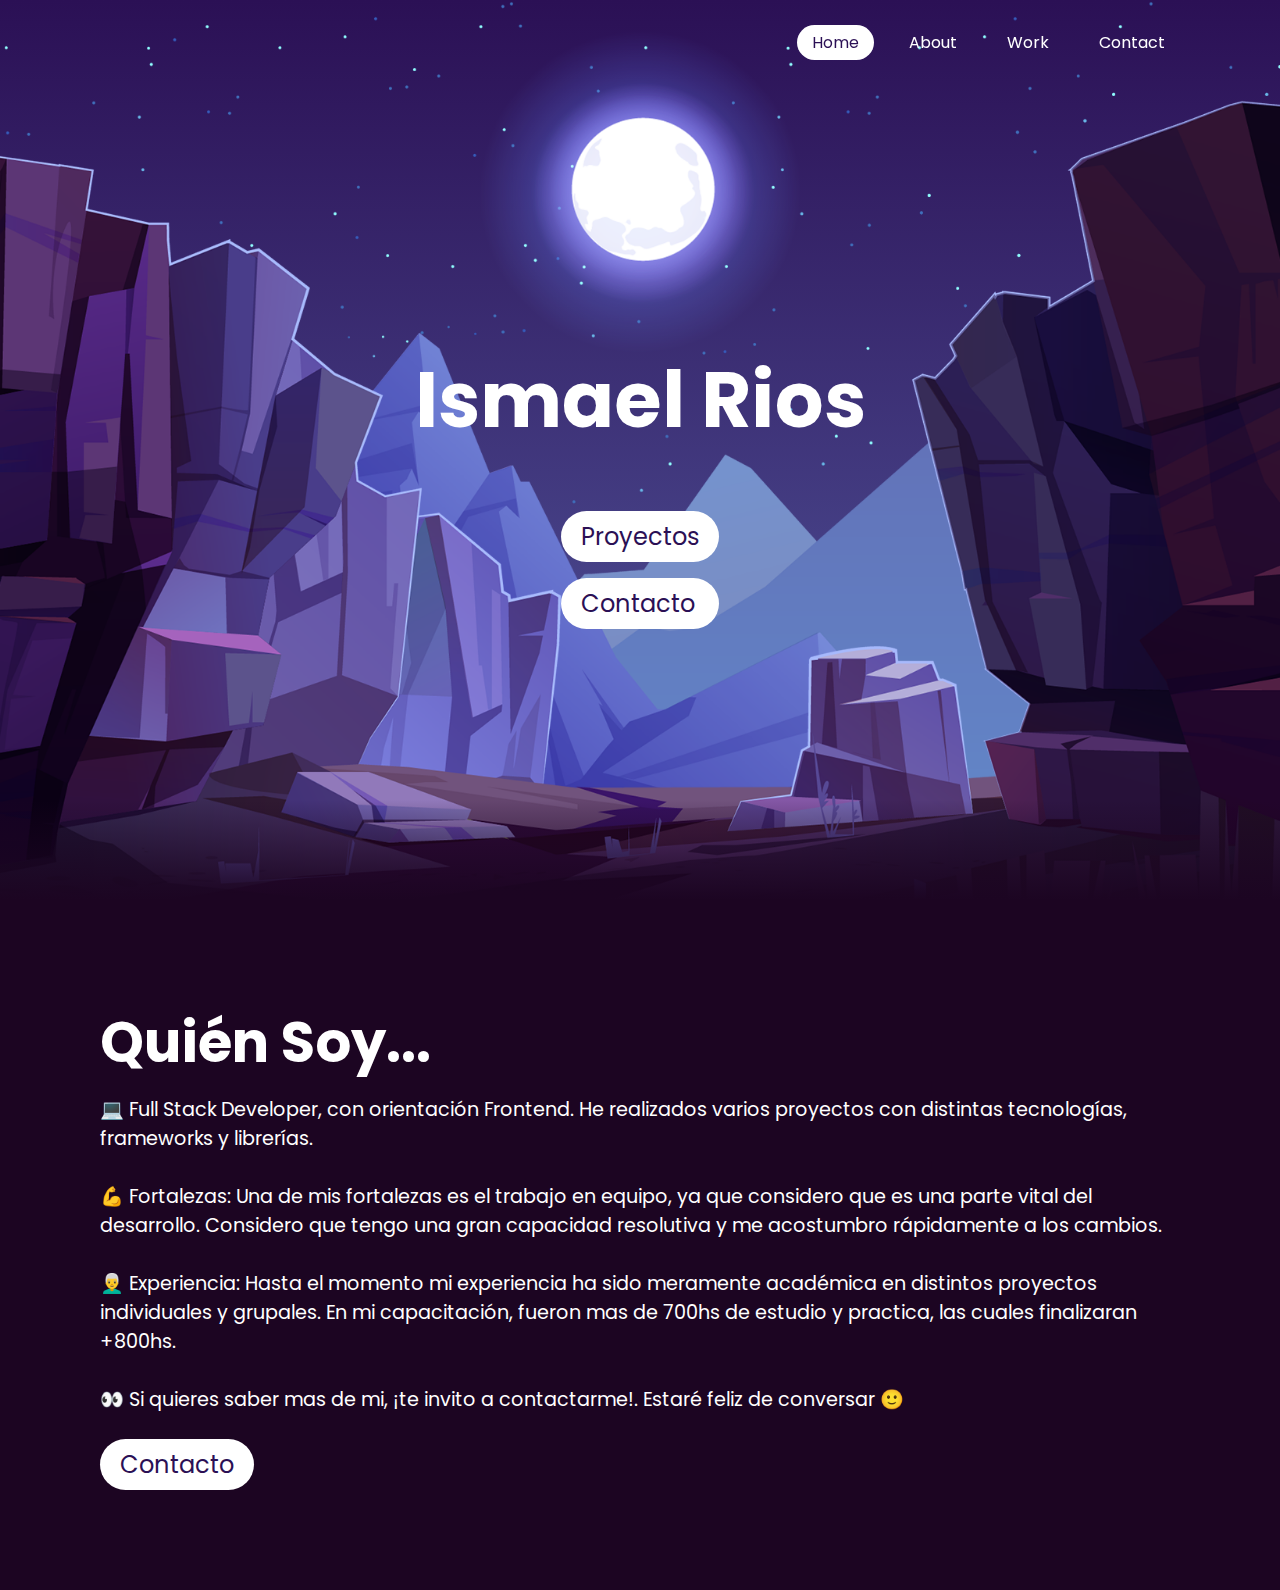
<file: index.html>
<!DOCTYPE html>
<html lang="en">
<head>
    <meta charset="UTF-8">
    <meta http-equiv="X-UA-Compatible" content="IE=edge">
    <meta name="viewport" content="width=device-width, initial-scale=1.0">
    <title>Ismael Rios</title>
    <link rel="stylesheet" href="style.css">
</head>
<body>
    <header>
        <a href="#" class="logo"></a>
        <ul>
            <li><a href="#" class="active">Home</a></li>
            <li><a href="#">About</a></li>
            <li><a href="#">Work</a></li>
            <li><a href="#">Contact</a></li>
        </ul>
    </header>
    <section>
        <img src="/images/stars.png" alt="img" id="stars">
        <img src="/images/moon.png" alt="img" id="moon">
        <img src="/images/mountains_behind.png" alt="img" id="mountains_behind">
        <h2 id="text">Ismael Rios</h2>
        <div class="divBtns" id="divBtns">
            <a href="#sec" id="btn">Proyectos</a>
            <a href="#sec" id="btn2">Contacto</a>
        </div>
        <img src="/images/mountains_front.png" alt="img" id="mountains_front">
    </section>
    <div class="sec" id="sec">
        <h2>Quién Soy...</h2>
        <p> 💻 Full Stack Developer, con orientación Frontend. He realizados varios proyectos con distintas tecnologías, frameworks y librerías.
            <br><br>
        💪 Fortalezas:
        Una de mis fortalezas es el trabajo en equipo, ya que considero que es una parte vital del desarrollo. Considero que tengo una gran capacidad resolutiva y me acostumbro rápidamente a los cambios.
        <br><br>
        👨‍🦳 Experiencia:
        Hasta el momento mi experiencia ha sido meramente académica en distintos proyectos individuales y grupales. En mi capacitación, fueron mas de 700hs de estudio y practica, las cuales finalizaran +800hs.
        <br><br>
        👀 Si quieres saber mas de mi, ¡te invito a contactarme!. Estaré feliz de conversar 🙂</p>
        <br>
        <a href="#sec" id="btn3">Contacto</a>
    </div>
    <!-- <div class="sec2" id="sec2">
        <h2 class="tituloProy">Mis Proyectos:</h2>
        <div class="loader">
            <span style="--i:10"></span>
            <span style="--i:9"></span>
            <span style="--i:8"></span>
            <span style="--i:7"></span>
            <span style="--i:6"></span>
            <span style="--i:5"></span>
            <span style="--i:4"></span>
            <span style="--i:3"></span>
            <span style="--i:2"></span>
            <span style="--i:1"></span>
        </div>
        <div>
            <div>
                <img src="" alt="">
            </div>
            <div>
                <img src="" alt="">
            </div>
            <div>
                <img src="" alt="">
            </div>
        </div>
    </div> -->
    <script src="cod.js"></script>
</body>
</html>
</file>
<file: style.css>
@import url('https://fonts.googleapis.com/css2?family=Poppins&display=swap');

* {
    margin: 0;
    padding: 0;
    box-sizing: border-box;
    font-family: 'Poppins', sans-serif;
    scroll-behavior: smooth;
}

body {
    min-height: 100vh;
    background: linear-gradient(#2b1055, #7597de);
}

header{
    position: absolute;
    top: 0;
    left: 0;
    width: 100%;
    padding: 30px 100px;
    display: flex;
    justify-content: space-between;
    align-items: center;
    z-index: 10000;
}

header .logo {
    color: #fff;
    font-weight: 700;
    text-decoration: none;
    font-size: 2em;
    text-transform: uppercase;
}

header ul {
    display: flex;
    justify-content: center;
    align-items: center;
}

header ul li {
    list-style: none;
    margin-left: 20px;
}

header ul li a {
    text-decoration: none;
    padding: 6px 15px;
    color: #fff;
    border-radius: 20px;
}

header ul li a:hover,
header ul li a.active{
    background: #fff;
    color: #2b1055;
}

section {
    position: relative;
    width: 100%;
    height: 100vh;
    padding: 100px;
    display: flex;
    justify-content: center;
    align-items: center;
    overflow: hidden;
}

section::before{
    content: '';
    position: absolute;
    bottom: 0;
    width: 100%;
    height: 100px;
    background: linear-gradient(to top, #1c0522, transparent);
    z-index: 1000;
}

section img{
    position: absolute;
    top: 0;
    left: 0;
    width: 100%;
    height: 100%;
    object-fit: cover;
    pointer-events: none;
}

section img#moon {
    mix-blend-mode: screen;
}

section img#mountains_front {
    z-index: 10;
}

#text {
    position: absolute;
    /* right: -350px; */
    color: #fff;
    white-space: nowrap;
    font-size: 6vw;
    transform: translateY(-50px);
    z-index: 9;
}

.divBtns{
    display: flex;
    flex-direction: column;
    gap: 1rem;
}

#btn {
    display: inline-block;
    text-decoration: none;
    padding: 8px 20px;
    border-radius: 40px;
    background: #fff;
    color: #2b1055;
    font-size: 1.5em;
    z-index: 9;
    transform: translateY(120px);
}

#btn2 {
    display: inline-block;
    text-decoration: none;
    padding: 8px 20px;
    border-radius: 40px;
    background: #fff;
    color: #2b1055;
    font-size: 1.5em;
    z-index: 9;
    transform: translateY(120px);
}

#btn3 {
    display: inline-block;
    text-decoration: none;
    padding: 8px 20px;
    border-radius: 40px;
    background: #fff;
    color: #2b1055;
    font-size: 1.5em;
    z-index: 9;
}

.sec {
    position: relative;
    padding: 100px;
    background: #1c0522;
}

.sec h2 {
    font-size: 3.5em;
    margin-bottom: 10px;
    color: #fff;
}

.sec p {
    font-size: 1.2em;
    color: #fff;
}

.sec2 {
    position: relative;
    padding-left: 100px;
    background: #1c0522e1;
    height: 100vh;
}

.sec2 h2 {
    font-size: 3.5em;
    margin-bottom: 10px;
    color: #fff;
    transform: translateY(40px);
}

/* ///////////////////////////////// */

.loader {
    position: relative;
    margin-left: 150px;
    margin-top: 0px;
    transform: skewY(-15deg) translateY(50px);
    animation: animateColor 2.5s linear infinite;
}

@keyframes animateColor {

    0%{
        filter: hue-rotate(0deg);
    }
    100% {
        filter: hue-rotate(360deg);
    }
}

.loader::before{
    content: '';
    position: absolute;
    top: 300px;
    width: 300px;
    height: 200px;
    background: rgba(0,0,0,0.25);
    transform-origin: bottom;
    transform: skewX(45deg);
    filter: blur(20px);
}

.loader span {
    position: relative;
    width: 200px;
    height: 40px;
    display: block;
    background: #3e3f46;
    transition: 0.5s;
    z-index: var(--i);
    animation: animate 5s ease-in-out infinite;
    animation-delay: calc(-1s * var(--i));
}

@keyframes animate {
    0%, 100% {
        transform: translateX(-70px);
    }
    50% {
        transform: translateX(70px);
    }
}

.loader span:hover{
    background: #33a3ee;
    transition: 0s;
}

.loader span::before {
    content: '';
    position: absolute;
    top: 0;
    left: -150px;
    height: 100%;
    width: 150px;
    background: #2e3133;
    transform-origin: right;
    transform: skewY(45deg);
    transition: .5s;
}

.loader span:hover::before {
    background: #1f5378;
    transition: 0s;
}

.loader span::after{
    content: '';
    position: absolute;
    top: -150px;
    left: 0;
    width: 100%;
    height: 150px;
    background: red;
    transform-origin: bottom;
    transform: skewX(45deg);
    background: #35383e;
    transition: .5s;
}

.loader span:hover::after{
    background: #2982b9;
    transition: 0s;

}
</file>
<file: client/style.css>
@import url('https://fonts.googleapis.com/css2?family=Poppins&display=swap');

* {
    margin: 0;
    padding: 0;
    box-sizing: border-box;
    font-family: 'Poppins', sans-serif;
    scroll-behavior: smooth;
}

body {
    min-height: 100vh;
    background: linear-gradient(#2b1055, #7597de);
}

header{
    position: absolute;
    top: 0;
    left: 0;
    width: 100%;
    padding: 30px 100px;
    display: flex;
    justify-content: space-between;
    align-items: center;
    z-index: 10000;
}

header .logo {
    color: #fff;
    font-weight: 700;
    text-decoration: none;
    font-size: 2em;
    text-transform: uppercase;
}

header ul {
    display: flex;
    justify-content: center;
    align-items: center;
}

header ul li {
    list-style: none;
    margin-left: 20px;
}

header ul li a {
    text-decoration: none;
    padding: 6px 15px;
    color: #fff;
    border-radius: 20px;
}

header ul li a:hover,
header ul li a.active{
    background: #fff;
    color: #2b1055;
}

section {
    position: relative;
    width: 100%;
    height: 100vh;
    padding: 100px;
    display: flex;
    justify-content: center;
    align-items: center;
    overflow: hidden;
}

section::before{
    content: '';
    position: absolute;
    bottom: 0;
    width: 100%;
    height: 100px;
    background: linear-gradient(to top, #1c0522, transparent);
    z-index: 1000;
}

section img{
    position: absolute;
    top: 0;
    left: 0;
    width: 100%;
    height: 100%;
    object-fit: cover;
    pointer-events: none;
}

section img#moon {
    mix-blend-mode: screen;
}

section img#mountains_front {
    z-index: 10;
}

#text {
    position: absolute;
    /* right: -350px; */
    color: #fff;
    white-space: nowrap;
    font-size: 6vw;
    transform: translateY(-50px);
    z-index: 9;
}

.divBtns{
    display: flex;
    flex-direction: column;
    gap: 1rem;
}

#btn {
    display: inline-block;
    text-decoration: none;
    padding: 8px 20px;
    border-radius: 40px;
    background: #fff;
    color: #2b1055;
    font-size: 1.5em;
    z-index: 9;
    transform: translateY(120px);
}

#btn2 {
    display: inline-block;
    text-decoration: none;
    padding: 8px 20px;
    border-radius: 40px;
    background: #fff;
    color: #2b1055;
    font-size: 1.5em;
    z-index: 9;
    transform: translateY(120px);
}

#btn3 {
    display: inline-block;
    text-decoration: none;
    padding: 8px 20px;
    border-radius: 40px;
    background: #fff;
    color: #2b1055;
    font-size: 1.5em;
    z-index: 9;
}

.sec {
    position: relative;
    padding: 100px;
    background: #1c0522;
}

.sec h2 {
    font-size: 3.5em;
    margin-bottom: 10px;
    color: #fff;
}

.sec p {
    font-size: 1.2em;
    color: #fff;
}

.sec2 {
    position: relative;
    padding-left: 100px;
    background: #1c0522e1;
    height: 100vh;
}

.sec2 h2 {
    font-size: 3.5em;
    margin-bottom: 10px;
    color: #fff;
    transform: translateY(40px);
}

/* ///////////////////////////////// */

.loader {
    position: relative;
    margin-left: 150px;
    margin-top: 0px;
    transform: skewY(-15deg) translateY(50px);
    animation: animateColor 2.5s linear infinite;
}

@keyframes animateColor {

    0%{
        filter: hue-rotate(0deg);
    }
    100% {
        filter: hue-rotate(360deg);
    }
}

.loader::before{
    content: '';
    position: absolute;
    top: 300px;
    width: 300px;
    height: 200px;
    background: rgba(0,0,0,0.25);
    transform-origin: bottom;
    transform: skewX(45deg);
    filter: blur(20px);
}

.loader span {
    position: relative;
    width: 200px;
    height: 40px;
    display: block;
    background: #3e3f46;
    transition: 0.5s;
    z-index: var(--i);
    animation: animate 5s ease-in-out infinite;
    animation-delay: calc(-1s * var(--i));
}

@keyframes animate {
    0%, 100% {
        transform: translateX(-70px);
    }
    50% {
        transform: translateX(70px);
    }
}

.loader span:hover{
    background: #33a3ee;
    transition: 0s;
}

.loader span::before {
    content: '';
    position: absolute;
    top: 0;
    left: -150px;
    height: 100%;
    width: 150px;
    background: #2e3133;
    transform-origin: right;
    transform: skewY(45deg);
    transition: .5s;
}

.loader span:hover::before {
    background: #1f5378;
    transition: 0s;
}

.loader span::after{
    content: '';
    position: absolute;
    top: -150px;
    left: 0;
    width: 100%;
    height: 150px;
    background: red;
    transform-origin: bottom;
    transform: skewX(45deg);
    background: #35383e;
    transition: .5s;
}

.loader span:hover::after{
    background: #2982b9;
    transition: 0s;

}
</file>
